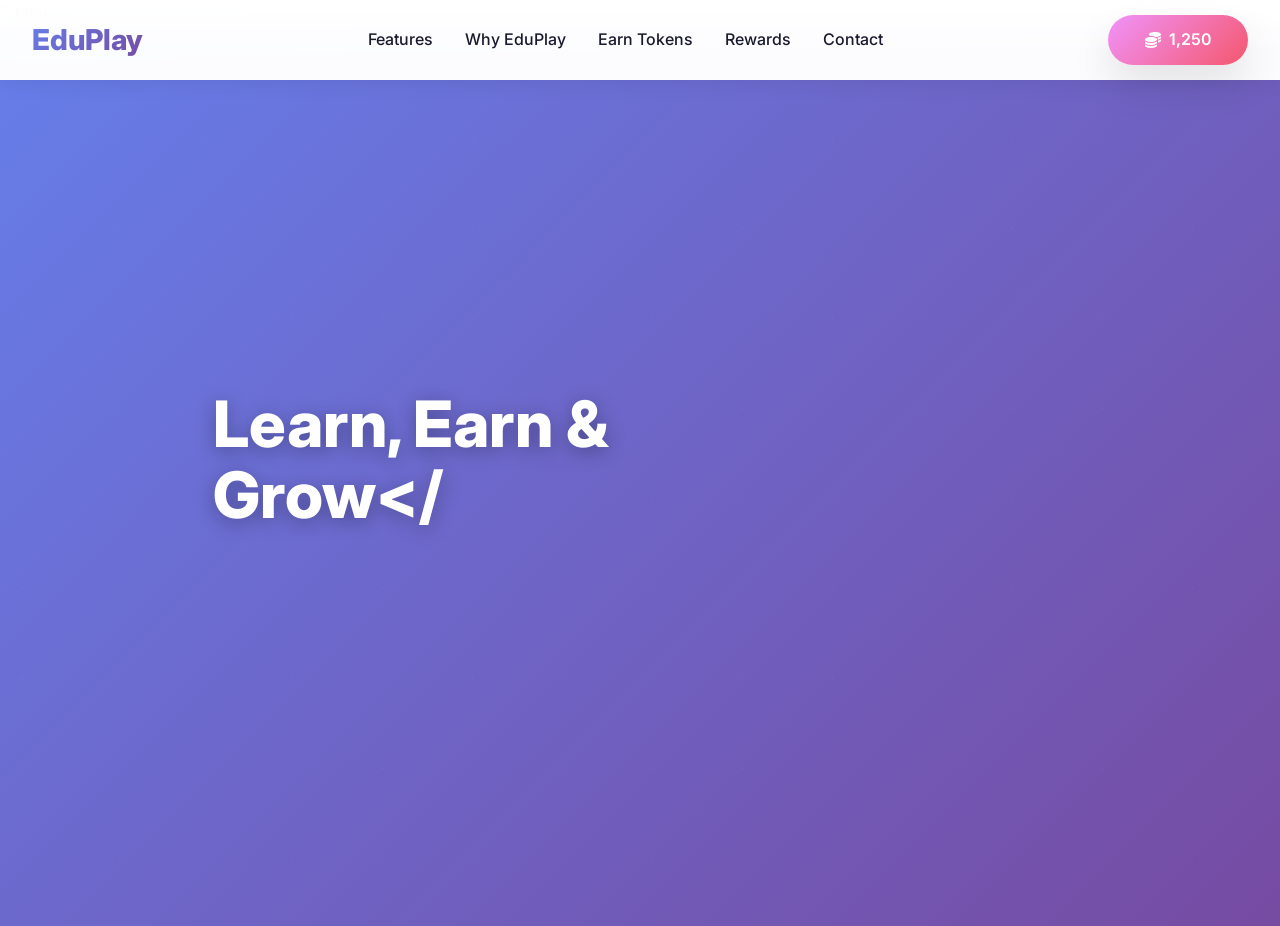
<file: EduPkay(3).html>
```html
<!DOCTYPE html>
<html lang="en">
<head>
    <meta charset="UTF-8">
    <meta name="viewport" content="width=device-width, initial-scale=1.0">
    <title>EduPlay – Learn, Earn & Grow | Professional Learning Platform</title>
    <link href="https://cdnjs.cloudflare.com/ajax/libs/font-awesome/6.4.0/css/all.min.css" rel="stylesheet">
    <link href="https://fonts.googleapis.com/css2?family=Inter:wght@300;400;500;600;700;800&display=swap" rel="stylesheet">
    <link rel="stylesheet" href="https://cdnjs.cloudflare.com/ajax/libs/animate.css/4.1.1/animate.min.css">
    <style>
        :root {
            --primary-gradient: linear-gradient(135deg, #667eea 0%, #764ba2 100%);
            --secondary-gradient: linear-gradient(135deg, #f093fb 0%, #f5576c 100%);
            --success-gradient: linear-gradient(135deg, #51cf66 0%, #40c057 100%);
            --primary: #667eea;
            --secondary: #764ba2;
            --accent: #f5576c;
            --success: #51cf66;
            --dark: #1a1a2e;
            --light: #f8fafc;
            --white: #ffffff;
            --shadow: 0 20px 40px rgba(0,0,0,0.1);
            --shadow-hover: 0 30px 60px rgba(0,0,0,0.15);
        }

        * {
            margin: 0;
            padding: 0;
            box-sizing: border-box;
        }

        body {
            font-family: 'Inter', sans-serif;
            line-height: 1.6;
            color: var(--dark);
            background: var(--light);
            overflow-x: hidden;
        }

        /* Navigation */
        .navbar {
            position: fixed;
            top: 0;
            width: 100%;
            background: rgba(255, 255, 255, 0.98);
            backdrop-filter: blur(20px);
            z-index: 1000;
            transition: all 0.3s ease;
            box-shadow: 0 2px 20px rgba(0,0,0,0.08);
        }

        .nav-container {
            max-width: 1400px;
            margin: 0 auto;
            padding: 0 2rem;
            display: flex;
            justify-content: space-between;
            align-items: center;
            height: 80px;
        }

        .logo {
            font-size: 1.8rem;
            font-weight: 800;
            background: var(--primary-gradient);
            -webkit-background-clip: text;
            -webkit-text-fill-color: transparent;
            background-clip: text;
            text-decoration: none;
        }

        .nav-menu {
            display: flex;
            list-style: none;
            gap: 2rem;
            align-items: center;
        }

        .nav-link {
            text-decoration: none;
            color: var(--dark);
            font-weight: 500;
            transition: color 0.3s ease;
            position: relative;
        }

        .nav-link:hover {
            color: var(--primary);
        }

        .nav-link::after {
            content: '';
            position: absolute;
            width: 0;
            height: 2px;
            bottom: -5px;
            left: 0;
            background: var(--primary-gradient);
            transition: width 0.3s ease;
        }

        .nav-link:hover::after {
            width: 100%;
        }

        .token-display {
            background: var(--secondary-gradient);
            color: white;
            padding: 12px 24px;
            border-radius: 50px;
            font-weight: 600;
            display: flex;
            align-items: center;
            gap: 8px;
            box-shadow: var(--shadow);
            min-width: 140px;
            justify-content: center;
        }

        .mobile-menu-btn {
            display: none;
            background: none;
            border: none;
            font-size: 1.5rem;
            cursor: pointer;
        }

        /* Hero Section */
        .hero {
            min-height: 100vh;
            display: flex;
            align-items: center;
            background: var(--primary-gradient);
            position: relative;
            overflow: hidden;
        }

        .hero::before {
            content: '';
            position: absolute;
            top: 0;
            left: 0;
            right: 0;
            bottom: 0;
            background: url('data:image/svg+xml,<svg xmlns="http://www.w3.org/2000/svg" viewBox="0 0 1000 1000"><defs><pattern id="grain" width="100" height="100" patternUnits="userSpaceOnUse"><circle cx="25" cy="25" r="1" fill="rgba(255,255,255,0.1)"/><circle cx="75" cy="75" r="1" fill="rgba(255,255,255,0.05)"/></pattern></defs><rect width="100%" height="100%" fill="url(%23grain)"/></svg>');
            opacity: 0.3;
        }

        .hero-content {
            max-width: 1400px;
            margin: 0 auto;
            padding: 0 2rem;
            display: grid;
            grid-template-columns: 1fr 1fr;
            gap: 4rem;
            align-items: center;
            position: relative;
            z-index: 2;
        }

        .hero-text h1 {
            font-size: clamp(2.5rem, 5vw, 4.5rem);
            font-weight: 800;
            color: white;
            line-height: 1.1;
            margin-bottom: 2rem;
            text-shadow: 0 4px 20px rgba(0,0,0,0.3);
        }

        .core-idea {
            background: rgba(255,255,255,0.15);
            backdrop-filter: blur(20px);
            padding: 2rem 3rem;
            border-radius: 24px;
            border: 1px solid rgba(255,255,255,0.2);
            font-size: 1.3rem;
            font-weight: 400;
            margin-bottom: 3rem;
            box-shadow: var(--shadow);
        }

        .cta-buttons {
            display: flex;
            gap: 1.5rem;
            flex-wrap: wrap;
        }

        .btn {
            padding: 1rem 2.5rem;
            border: none;
            border-radius: 50px;
            font-weight: 600;
            font-size: 1.1rem;
            text-decoration: none;
            display: inline-flex;
            align-items: center;
            gap: 0.75rem;
            transition: all 0.3s ease;
            cursor: pointer;
            position: relative;
            overflow: hidden;
        }

        .btn-primary {
            background: var(--success-gradient);
            color: white;
            box-shadow: var(--shadow);
        }

        .btn-primary:hover {
            transform: translateY(-4px);
            box-shadow: var(--shadow-hover);
        }

        .btn-secondary {
            background: transparent;
            color: white;
            border: 2px solid rgba(255,255,255,0.5);
        }

        .btn-secondary:hover {
            background: white;
            color: var(--primary);
            transform: translateY(-2px);
        }

        .hero-image {
            position: relative;
            justify-self: end;
        }

        .hero-mockup {
            width: 100%;
            max-width: 500px;
            border-radius: 32px;
            box-shadow: 0 50px 100px rgba(0,0,0,0.3);
            transform: perspective(1000px) rotateY(-10deg);
        }

        /* Features Section */
        .features {
            padding: 120px 0;
            background: var(--white);
        }

        .container {
            max-width: 1400px;
            margin: 0 auto;
            padding: 0 2rem;
        }

        .section-header {
            text-align: center;
            margin-bottom: 6rem;
        }

        .section-title {
            font-size: clamp(2.5rem, 4vw, 4rem);
            font-weight: 800;
            background: var(--primary-gradient);
            -webkit-background-clip: text;
            -webkit-text-fill-color: transparent;
            margin-bottom: 1.5rem;
        }

        .section-subtitle {
            font-size: 1.3rem;
            color: #64748b;
            max-width: 600px;
            margin: 0 auto;
            line-height: 1.7;
        }

        .features-grid {
            display: grid;
            grid-template-columns: repeat(auto-fit, minmax(350px, 1fr));
            gap: 3rem;
        }

        .feature-card {
            background: var(--white);
            padding: 3rem 2.5rem;
            border-radius: 24px;
            text-align: center;
            box-shadow: var(--shadow);
            transition: all 0.4s ease;
            border: 1px solid #f1f5f9;
            height: 100%;
        }

        .feature-card:hover {
            transform: translateY(-12px);
            box-shadow: var(--shadow-hover);
        }

        .feature-icon {
            width: 80px;
            height: 80px;
            background: var(--primary-gradient);
            border-radius: 20px;
            display: flex;
            align-items: center;
            justify-content: center;
            margin: 0 auto 2rem;
            font-size: 2rem;
            color: white;
            box-shadow: var(--shadow);
        }

        .feature-card h3 {
            font-size: 1.5rem;
            font-weight: 700;
            margin-bottom: 1rem;
            color: var(--dark);
        }

        /* Problem Solution */
        .problem-solution {
            padding: 120px 0;
            background: linear-gradient(135deg, #f8fafc 0%, #e2e8f0 100%);
        }

        .ps-grid {
            display: grid;
            grid-template-columns: 1fr 1fr;
            gap: 4rem;
            align-items: start;
        }

        .ps-card {
            background: var(--white);
            padding: 4rem;
            border-radius: 24px;
            box-shadow: var(--shadow);
            position: relative;
            overflow: hidden;
        }

        .ps-card::before {
            content: '';
            position: absolute;
            top: 0;
            left: 0;
            right: 0;
            height: 4px;
            background: var(--primary-gradient);
        }

        .ps-card.problem::before {
            background: linear-gradient(135deg, #ef4444, #f97316);
        }

        .ps-card.solution::before {
            background: var(--success-gradient);
        }

        .ps-card h2 {
            font-size: 2.5rem;
            font-weight: 800;
            margin-bottom: 2rem;
        }

        .ps-list {
            list-style: none;
        }

        .ps-list li {
            padding: 1.5rem 0;
            font-size: 1.2rem;
            display: flex;
            align-items: flex-start;
            gap: 1rem;
            position: relative;
        }

        .ps-list li::before {
            content: '';
            width: 8px;
            height: 8px;
            border-radius: 50%;
            margin-top: 0.5rem;
            flex-shrink: 0;
        }

        .ps-card.problem .ps-list li::before {
            background: #ef4444;
        }

        .ps-card.solution .ps-list li::before {
            background: var(--success);
        }

        /* Earn Section */
        .earn-section {
            padding: 120px 0;
            background: var(--primary-gradient);
            color: white;
        }

        .earn-form {
            max-width: 500px;
            margin: 0 auto;
            background: rgba(255,255,255,0.1);
            backdrop-filter: blur(20px);
            padding: 4rem;
            border-radius: 24px;
            border: 1px solid rgba(255,255,255,0.2);
            box-shadow: var(--shadow);
        }

        .earn-form h2 {
            font-size: 2.5rem;
            margin-bottom: 1rem;
            text-align: center;
        }

        .earn-form p {
            text-align: center;
            opacity: 0.9;
            margin-bottom: 3rem;
        }

        .form-group {
            position: relative;
            margin-bottom: 2rem;
        }

        .form-group input {
            width: 100%;
            padding: 1.5rem 2rem;
            border: none;
            border-radius: 16px;
            font-size: 1.2rem;
            background: rgba(255,255,255,0.9);
            transition: all 0.3s ease;
        }

        .form-group input:focus {
            outline: none;
            box-shadow: 0 0 0 4px rgba(255,255,255,0.3);
            transform: scale(1.02);
        }

        /* Rewards Section */
        .rewards-section {
            padding: 120px 0;
            background: var(--white);
        }

        .rewards-grid {
            display: grid;
            grid-template-columns: repeat(auto-fit, minmax(320px, 1fr));
            gap: 2rem;
        }

        .reward-card {
            background: var(--white);
            border-radius: 24px;
            overflow: hidden;
            box-shadow: var(--shadow);
            transition: all 0.4s ease;
            cursor: pointer;
            position: relative;
            border: 1px solid #f1f5f9;
        }

        .reward-card:hover {
            transform: translateY(-8px);
            box-shadow: var(--shadow-hover);
        }

        .reward-image {
            height: 200px;
            background: var(--primary-gradient);
            display: flex;
            align-items: center;
            justify-content: center;
            font-size: 3.5rem;
        }

        .reward-content {
            padding: 2.5rem;
        }

        .reward-title {
            font-size: 1.4rem;
            font-weight: 700;
            margin-bottom: 0.5rem;
            color: var(--dark);
        }

        .reward-cost {
            font-size: 1.3rem;
            font-weight: 700;
            color: var(--primary);
            margin-top: 1rem;
        }

        .locked {
            opacity: 0.6;
            cursor: not-allowed;
        }

        .locked .reward-cost {
            color: #94a3b8;
        }

        /* Stats */
        .stats-section {
            padding: 80px 0;
            background: var(--primary-gradient);
            color: white;
        }

        .stats-grid {
            display: grid;
            grid-template-columns: repeat(auto-fit, minmax(200px, 1fr));
            gap: 2rem;
            text-align: center;
        }

        .stat-item h3 {
            font-size: 3.5rem;
            font-weight: 800;
            margin-bottom: 0.5rem;
            background: linear-gradient(45deg, white, rgba(255,255,255,0.8));
            -webkit-background-clip: text;
            -webkit-text-fill-color: transparent;
        }

        /* Footer */
        .footer {
            background: var(--dark);
            color: white;
            padding: 4rem 0 2rem;
        }

        .footer-content {
            display: grid;
            grid-template-columns: repeat(auto-fit, minmax(250px, 1fr));
            gap: 3rem;
            margin-bottom: 2rem;
        }

        .footer h3 {
            margin-bottom: 1.5rem;
            font-weight: 700;
        }

        .footer-link {
            color: #94a3b8;
            text-decoration: none;
            display: block;
            margin-bottom: 0.75rem;
            transition: color 0.3s ease;
        }

        .footer-link:hover {
            color: white;
        }

        .footer-bottom {
            border-top: 1px solid #334155;
            padding-top: 2rem;
            text-align: center;
            color: #94a3b8;
        }

        /* Responsive */
        @media (max-width: 768px) {
            .mobile-menu-btn {
                display: block;
            }

            .nav-menu {
                display: none;
            }

            .hero-content {
                grid-template-columns: 1fr;
                text-align: center;
                gap: 2rem;
            }

            .ps-grid {
                grid-template-columns: 1fr;
                gap: 2rem;
            }

            .cta-buttons {
                justify-content: center;
            }
        }

        /* Animations */
        .animate__animated {
            animation-duration: 0.8s;
        }
    </style>
</head>
<body>
    <!-- Navigation -->
    <nav class="navbar">
        <div class="nav-container">
            <a href="#" class="logo">EduPlay</a>
            <ul class="nav-menu">
                <li><a href="#features" class="nav-link">Features</a></li>
                <li><a href="#problem" class="nav-link">Why EduPlay</a></li>
                <li><a href="#earn" class="nav-link">Earn Tokens</a></li>
                <li><a href="#rewards" class="nav-link">Rewards</a></li>
                <li><a href="#contact" class="nav-link">Contact</a></li>
            </ul>
            <div class="token-display">
                <i class="fas fa-coins"></i>
                <span id="tokenBalance">1,250</span>
            </div>
            <button class="mobile-menu-btn">
                <i class="fas fa-bars"></i>
            </button>
        </div>
    </nav>

    <!-- Hero Section -->
    <section class="hero">
        <div class="hero-content">
            <div class="hero-text">
                <h1 class="animate__animated animate__fadeInUp">Learn, Earn &<br>Grow</
</file>
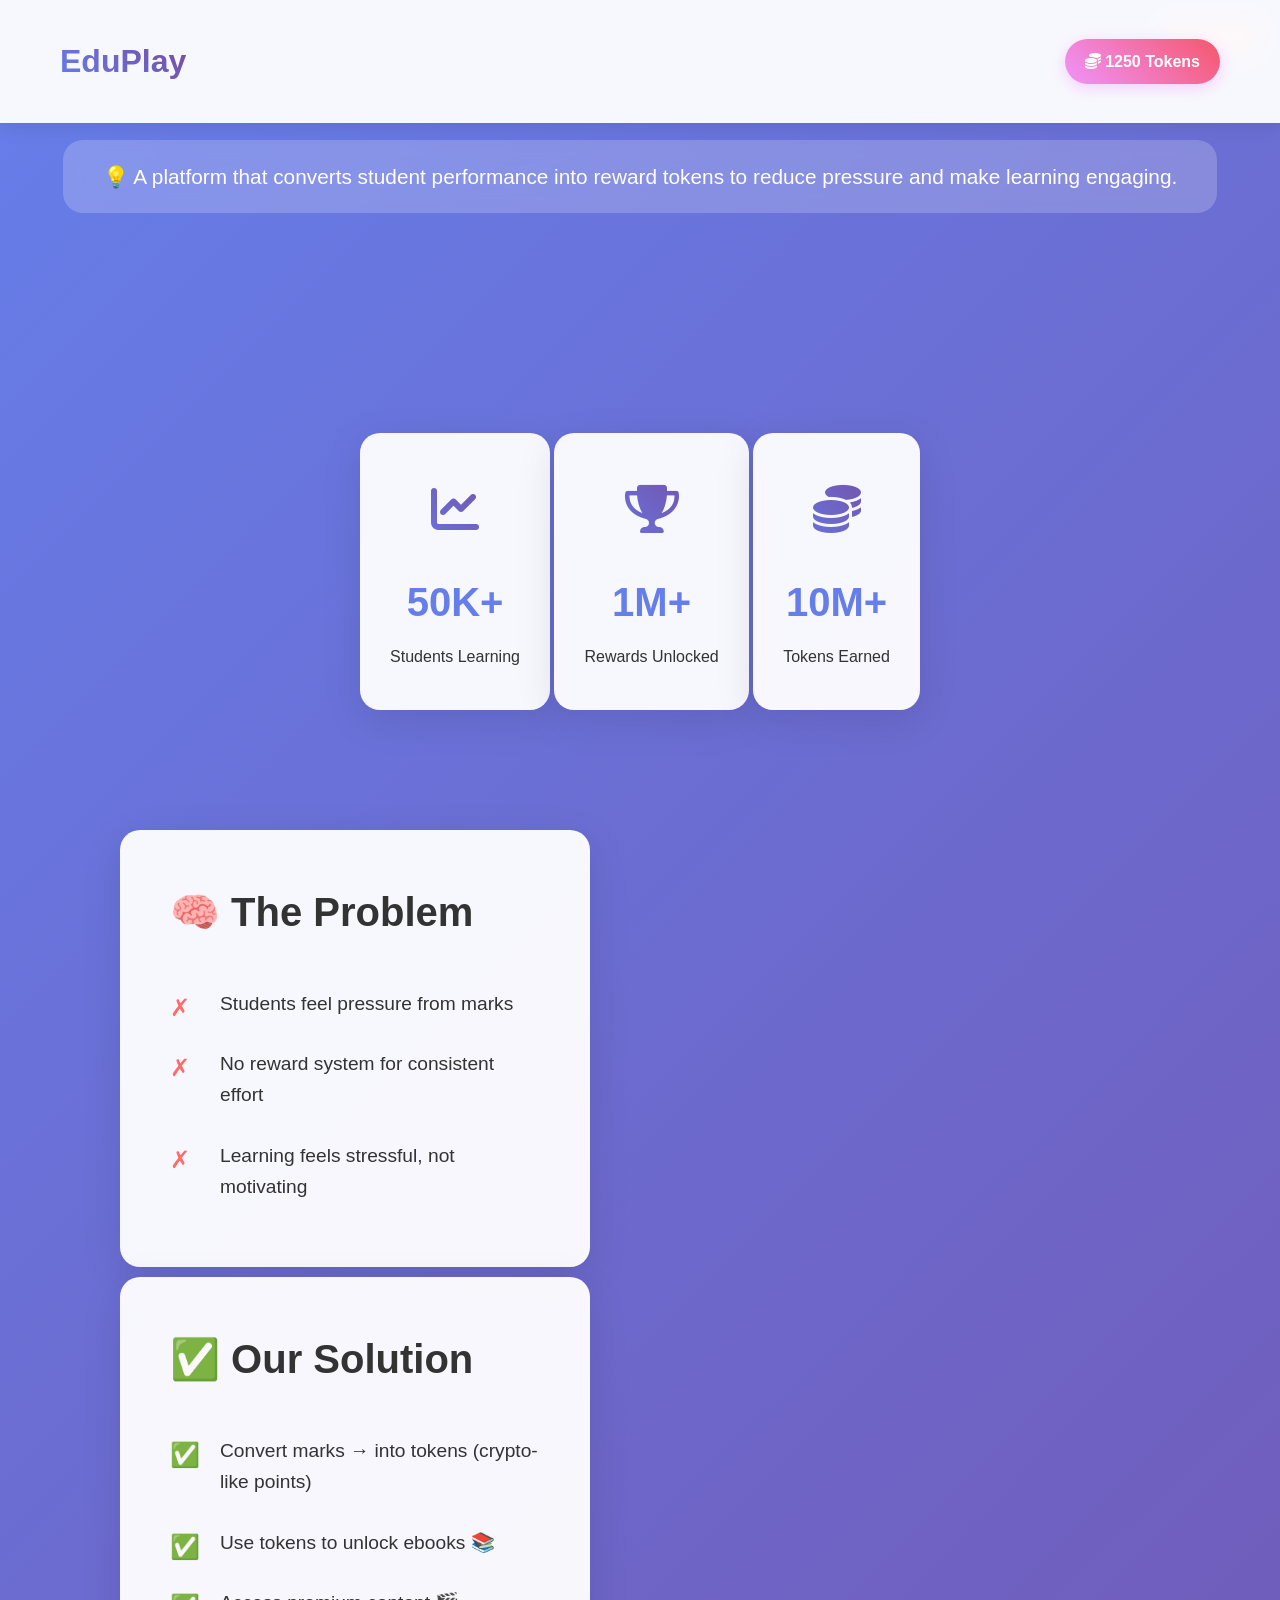
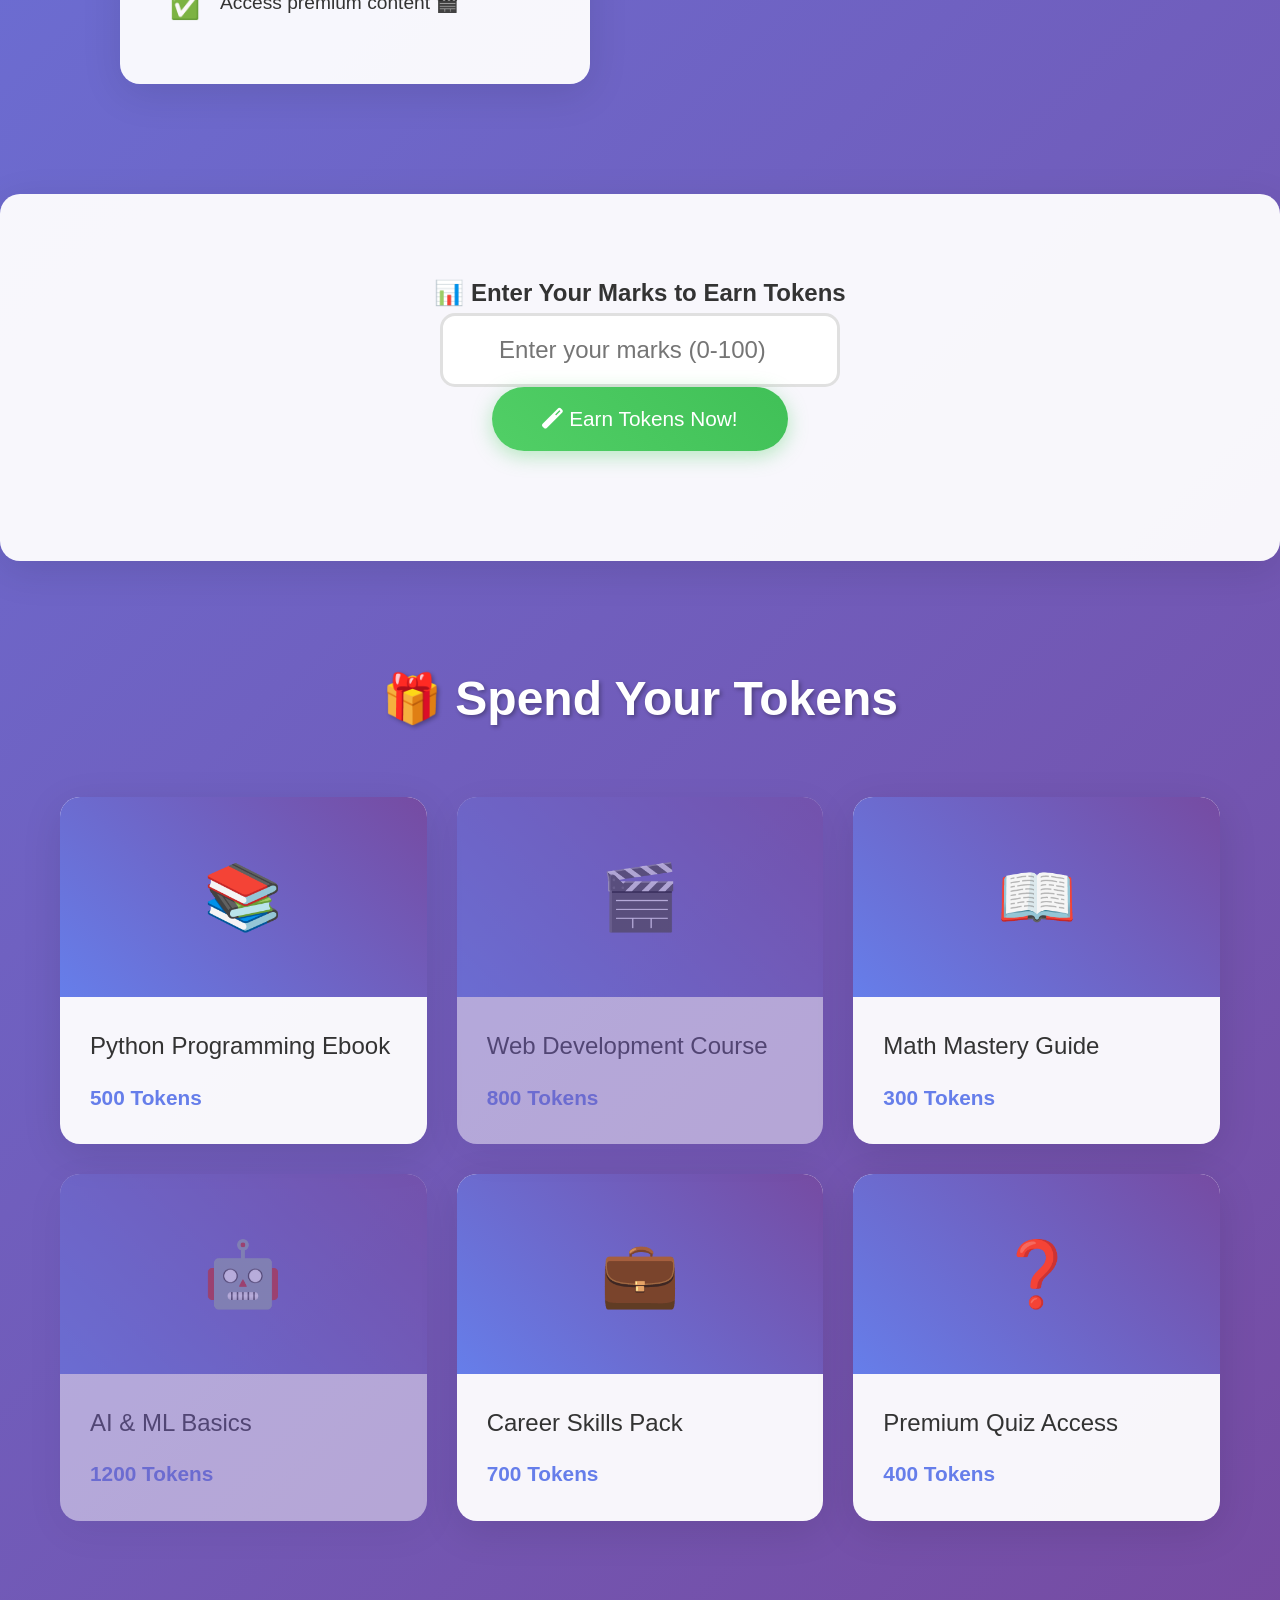
<file: EduPlay(2).html>
<!DOCTYPE html>
<html lang="en">
<head>
    <meta charset="UTF-8">
    <meta name="viewport" content="width=device-width, initial-scale=1.0">
    <title>EduPlay – Learn, Earn & Grow</title>
    <link href="https://cdnjs.cloudflare.com/ajax/libs/font-awesome/6.0.0/css/all.min.css" rel="stylesheet">
    <style>
        * {
            margin: 0;
            padding: 0;
            box-sizing: border-box;
        }

        body {
            font-family: 'Segoe UI', Tahoma, Geneva, Verdana, sans-serif;
            line-height: 1.6;
            color: #333;
            background: linear-gradient(135deg, #667eea 0%, #764ba2 100%);
            min-height: 100vh;
        }

        .container {
            max-width: 1200px;
            margin: 0 auto;
            padding: 20px;
        }

        /* Header */
        header {
            background: rgba(255, 255, 255, 0.95);
            backdrop-filter: blur(10px);
            padding: 1rem 0;
            position: fixed;
            width: 100%;
            top: 0;
            z-index: 1000;
            box-shadow: 0 2px 20px rgba(0,0,0,0.1);
        }

        .header-content {
            display: flex;
            justify-content: space-between;
            align-items: center;
        }

        .logo {
            font-size: 2rem;
            font-weight: bold;
            background: linear-gradient(45deg, #667eea, #764ba2);
            -webkit-background-clip: text;
            -webkit-text-fill-color: transparent;
            background-clip: text;
        }

        .user-info {
            display: flex;
            align-items: center;
            gap: 20px;
        }

        .tokens {
            background: linear-gradient(45deg, #f093fb 0%, #f5576c 100%);
            color: white;
            padding: 10px 20px;
            border-radius: 25px;
            font-weight: bold;
            box-shadow: 0 4px 15px rgba(240, 147, 251, 0.4);
        }

        /* Hero Section */
        .hero {
            padding: 120px 0 80px;
            text-align: center;
            color: white;
        }

        .hero h1 {
            font-size: 3.5rem;
            margin-bottom: 20px;
            text-shadow: 2px 2px 4px rgba(0,0,0,0.3);
        }

        .core-idea {
            background: rgba(255,255,255,0.2);
            padding: 20px 40px;
            border-radius: 20px;
            display: inline-block;
            margin-bottom: 40px;
            backdrop-filter: blur(10px);
            font-size: 1.3rem;
            font-weight: 300;
        }

        /* Stats Cards */
        .stats {
            display: grid;
            grid-template-columns: repeat(auto-fit, minmax(250px, 1fr));
            gap: 30px;
            margin: 60px 0;
        }

        .stat-card {
            display: inline-block;
            background: rgba(255,255,255,0.95);
            padding: 40px 30px;
            border-radius: 20px;
            text-align: center;
            box-shadow: 0 10px 40px rgba(0,0,0,0.1);
            transform: translateY(0);
            transition: all 0.3s ease;
        }

        .stat-card:hover {
            transform: translateY(-10px);
            box-shadow: 0 20px 60px rgba(0,0,0,0.2);
        }

        .stat-icon {
            font-size: 3rem;
            background: linear-gradient(45deg, #667eea, #764ba2);
            -webkit-background-clip: text;
            -webkit-text-fill-color: transparent;
            margin-bottom: 20px;
        }

        .stat-number {
            font-size: 2.5rem;
            font-weight: bold;
            color: #667eea;
            margin-bottom: 10px;
        }

        /* Problem & Solution */
        .problem-solution {
            display: inline-block;
            display: grid;
            grid-template-columns: 1fr 1fr;
            gap: 60px;
            margin: 80px 0;
        }

        .section {
            margin-bottom: 10px;
            margin-left: 100px;
            background: rgba(255,255,255,0.95);
            padding: 50px;
            border-radius: 20px;
            box-shadow: 0 10px 40px rgba(0,0,0,0.1);
            display: inline-block;
            
        }

        .section h2 {
            font-size: 2.5rem;
            margin-bottom: 30px;
            color: #333;
        }

        .problem-list, .solution-list {
            list-style: none;
            padding-left: 0;
        }

        .problem-list li, .solution-list li {
            padding: 15px 0;
            font-size: 1.2rem;
            position: relative;
            padding-left: 50px;
        }

        .problem-list li::before {
            content: "✗";
            position: absolute;
            left: 0;
            font-size: 1.5rem;
            color: #ff6b6b;
        }

        .solution-list li::before {
            content: "✅";
            position: absolute;
            left: 0;
            font-size: 1.5rem;
            color: #51cf66;
        }

        /* Rewards Grid */
        .rewards {
            margin: 80px 0;
        }

        .rewards h2 {
            text-align: center;
            font-size: 3rem;
            margin-bottom: 60px;
            color: white;
            text-shadow: 2px 2px 4px rgba(0,0,0,0.3);
        }

        .rewards-grid {
            display: grid;
            grid-template-columns: repeat(auto-fit, minmax(300px, 1fr));
            gap: 30px;
        }

        .reward-card {
            background: rgba(255,255,255,0.95);
            border-radius: 20px;
            overflow: hidden;
            box-shadow: 0 10px 40px rgba(0,0,0,0.1);
            transition: all 0.3s ease;
            cursor: pointer;
        }

        .reward-card:hover {
            transform: translateY(-10px);
            box-shadow: 0 20px 60px rgba(0,0,0,0.2);
        }

        .reward-image {
            height: 200px;
            background: linear-gradient(45deg, #667eea, #764ba2);
            display: flex;
            align-items: center;
            justify-content: center;
            font-size: 4rem;
            color: white;
        }

        .reward-content {
            padding: 30px;
        }

        .reward-title {
            font-size: 1.5rem;
            margin-bottom: 10px;
            color: #333;
        }

        .reward-cost {
            font-size: 1.3rem;
            font-weight: bold;
            color: #667eea;
            margin-top: 15px;
        }

        .locked {
            opacity: 0.5;
        }

        .locked::after {
            content: "🔒 Locked";
            position: absolute;
            top: 20px;
            right: 20px;
            background: #ff6b6b;
            color: white;
            padding: 5px 15px;
            border-radius: 20px;
            font-size: 0.9rem;
        }

        /* Performance Input */
        .performance-section {
            background: rgba(255,255,255,0.95);
            padding: 60px;
            border-radius: 20px;
            margin: 80px 0;
            text-align: center;
            box-shadow: 0 10px 40px rgba(0,0,0,0.1);
        }

        .input-group {
            max-width: 400px;
            margin: 0 auto 30px;
        }

        .input-group input {
            width: 100%;
            padding: 20px;
            font-size: 1.5rem;
            border: 3px solid #e0e0e0;
            border-radius: 15px;
            text-align: center;
            transition: all 0.3s ease;
        }

        .input-group input:focus {
            outline: none;
            border-color: #667eea;
            box-shadow: 0 0 20px rgba(102, 126, 234, 0.3);
        }

        .earn-btn {
            background: linear-gradient(45deg, #51cf66, #40c057);
            color: white;
            border: none;
            padding: 20px 50px;
            font-size: 1.3rem;
            border-radius: 50px;
            cursor: pointer;
            transition: all 0.3s ease;
            box-shadow: 0 5px 20px rgba(81, 207, 102, 0.4);
        }

        .earn-btn:hover {
            transform: translateY(-3px);
            box-shadow: 0 10px 30px rgba(81, 207, 102, 0.6);
        }

        .tokens-earned {
            font-size: 2rem;
            color: #51cf66;
            margin-top: 20px;
            font-weight: bold;
        }

        /* Responsive */
        @media (max-width: 768px) {
            .hero h1 {
                font-size: 2.5rem;
            }
            
            .problem-solution {
                grid-template-columns: 1fr;
                gap: 30px;
            }
            
            .stats {
                grid-template-columns: 1fr;
            }
        }

        /* Animations */
        @keyframes fadeInUp {
            from {
                opacity: 0;
                transform: translateY(30px);
            }
            to {
                opacity: 1;
                transform: translateY(0);
            }
        }

        .animate {
            animation: fadeInUp 0.8s ease forwards;
        }
    </style>
</head>
<body>
    <!-- Header -->
    <header>
        <div class="container">
            <div class="header-content">
                <div class="logo">EduPlay</div>
                <div class="user-info">
                    <div class="tokens">
                        <i class="fas fa-coins"></i> <span id="tokenCount">1250</span> Tokens
                    </div>
                </div>
            </div>
        </div>
    </header>

    <!-- Hero Section -->
    <section class="hero">
        <div class="container">
            <div class="core-idea animate">
                💡 A platform that converts student performance into reward tokens to reduce pressure and make learning engaging.
            </div>
        </div>
    </section>

    <!-- Stats -->
    <section class="stats">
        <div class="container">
            <div class="stat-card animate">
                <div class="stat-icon"><i class="fas fa-chart-line"></i></div>
                <div class="stat-number" id="totalStudents">50K+</div>
                <div>Students Learning</div>
            </div>
            <div class="stat-card animate">
                <div class="stat-icon"><i class="fas fa-trophy"></i></div>
                <div class="stat-number" id="totalRewards">1M+</div>
                <div>Rewards Unlocked</div>
            </div>
            <div class="stat-card animate">
                <div class="stat-icon"><i class="fas fa-coins"></i></div>
                <div class="stat-number" id="totalTokens">10M+</div>
                <div>Tokens Earned</div>
            </div>
        </div>
    </section>

    <!-- Problem & Solution -->
    <section class="problem-solution">
        <div class="container">
            <div class="section animate">
                <h2>🧠 The Problem</h2>
                <ul class="problem-list">
                    <li>Students feel pressure from marks</li>
                    <li>No reward system for consistent effort</li>
                    <li>Learning feels stressful, not motivating</li>
                </ul>
            </div>
            <div class="section animate">
                <h2>✅ Our Solution</h2>
                <ul class="solution-list">
                    <li>Convert marks → into tokens (crypto-like points)</li>
                    <li>Use tokens to unlock ebooks 📚</li>
                    <li>Access premium content 🎬</li>
                </ul>
            </div>
        </div>
    </section>

    <!-- Performance Input -->
    <section class="performance-section">
        <div class="container">
            <h2>📊 Enter Your Marks to Earn Tokens</h2>
            <div class="input-group">
                <input type="number" id="marksInput" placeholder="Enter your marks (0-100)" max="100">
                <button class="earn-btn" onclick="calculateTokens()">
                    <i class="fas fa-magic"></i> Earn Tokens Now!
                </button>
            </div>
            <div id="tokensEarned" class="tokens-earned" style="display: none;"></div>
        </div>
    </section>

    <!-- Rewards -->
    <section class="rewards">
        <div class="container">
            <h2>🎁 Spend Your Tokens</h2>
            <div class="rewards-grid" id="rewardsGrid">
                <!-- Rewards will be populated by JavaScript -->
            </div>
        </div>
    </section>

    <script>
        // Initial token balance
        let tokenBalance = 1250;

        // Rewards data
        const rewards = [
            { id: 1, title: "Python Programming Ebook", cost: 500, icon: "📚", unlocked: true },
            { id: 2, title: "Web Development Course", cost: 800, icon: "🎬", unlocked: false },
            { id: 3, title: "Math Mastery Guide", cost: 300, icon: "📖", unlocked: true },
            { id: 4, title: "AI & ML Basics", cost: 1200, icon: "🤖", unlocked: false },
            { id: 5, title: "Career Skills Pack", cost: 700, icon: "💼", unlocked: true },
            { id: 6, title: "Premium Quiz Access", cost: 400, icon: "❓", unlocked: true }
        ];

        // Calculate tokens from marks (simple formula: marks * 10)
        function calculateTokens() {
            const marks = parseInt(document.getElementById('marksInput').value);
            if (marks && marks >= 0 && marks <= 100) {
                const tokensEarned = Math.floor(marks * 10);
                tokenBalance += tokensEarned;
                
                document.getElementById('tokensEarned').style.display = 'block';
                document.getElementById('tokensEarned').innerHTML = 
                    `+${tokensEarned} Tokens Earned! 🎉`;
                
                document.getElementById('tokenCount').textContent = tokenBalance;
                document.getElementById('marksInput').value = '';
                
                // Update rewards availability
                updateRewards();
                
                // Animation
                document.getElementById('tokensEarned').style.animation = 'none';
                setTimeout(() => {
                    document.getElementById('tokensEarned').style.animation = 'fadeInUp 0.5s ease';
                });
                
                setTimeout(() => {
                    document.getElementById('tokensEarned').style.display = 'none';
                }, 3000);
            } else {
                alert('Please enter valid marks between 0-100');
            }
        }

        // Update rewards display
        function updateRewards() {
            const rewardsGrid = document.getElementById('rewardsGrid');
            rewardsGrid.innerHTML = '';
            
            rewards.forEach(reward => {
                const rewardCard = document.createElement('div');
                rewardCard.className = `reward-card ${reward.unlocked ? '' : 'locked'}`;
                rewardCard.onclick = () => redeemReward(reward);
                
                rewardCard.innerHTML = `
                    <div class="reward-image">
                        ${reward.icon}
                    </div>
                    <div class="reward-content">
                        <div class="reward-title">${reward.title}</div>
                        <div class="reward-cost">${reward.cost} Tokens</div>
                    </div>
                `;
                
                rewardsGrid.appendChild(rewardCard);
            });
        }

        // Redeem reward
        function redeemReward(reward) {
            if (reward.unlocked || tokenBalance >= reward.cost) {
                if (tokenBalance >= reward.cost) {
                    tokenBalance -= reward.cost;
                    document.getElementById('tokenCount').textContent = tokenBalance;
                    alert(`🎉 Congratulations! You unlocked "${reward.title}"!`);
                    
                    // Mark as unlocked
                    reward.unlocked = true;
                    updateRewards();
                } else {
                    alert('Not enough tokens! Keep earning! 💪');
                }
            }
        }

        // Animate elements on scroll
        function animateOnScroll() {
            const elements = document.querySelectorAll('.animate');
            elements.forEach(el => {
                const rect = el.getBoundingClientRect();
                if (rect.top < window.innerHeight && rect.bottom > 0) {
                    el.style.opacity = '1';
                    el.style.transform = 'translateY(0)';
                }
            });
        }

        // Initialize
        document.addEventListener('DOMContentLoaded', function() {
            updateRewards();
            window.addEventListener('scroll', animateOnScroll);
            
            // Enter key support for marks input
            document.getElementById('marksInput').addEventListener('keypress', function(e) {
                if (e.key === 'Enter') {
                    calculateTokens();
                }
            });
        });

        // Update stats periodically (demo)
        setInterval(() => {
            const stats = ['totalStudents', 'totalRewards', 'totalTokens'];
            stats.forEach(stat => {
                const el = document.getElementById(stat);
                let current = parseInt(el.textContent.replace(/[^0-9]/g, ''));
                el.textContent = (current + Math.floor(Math.random() * 1000)).toLocaleString() + '+';
            });
        }, 10000);
    </script>
</body>
</html>
</file>
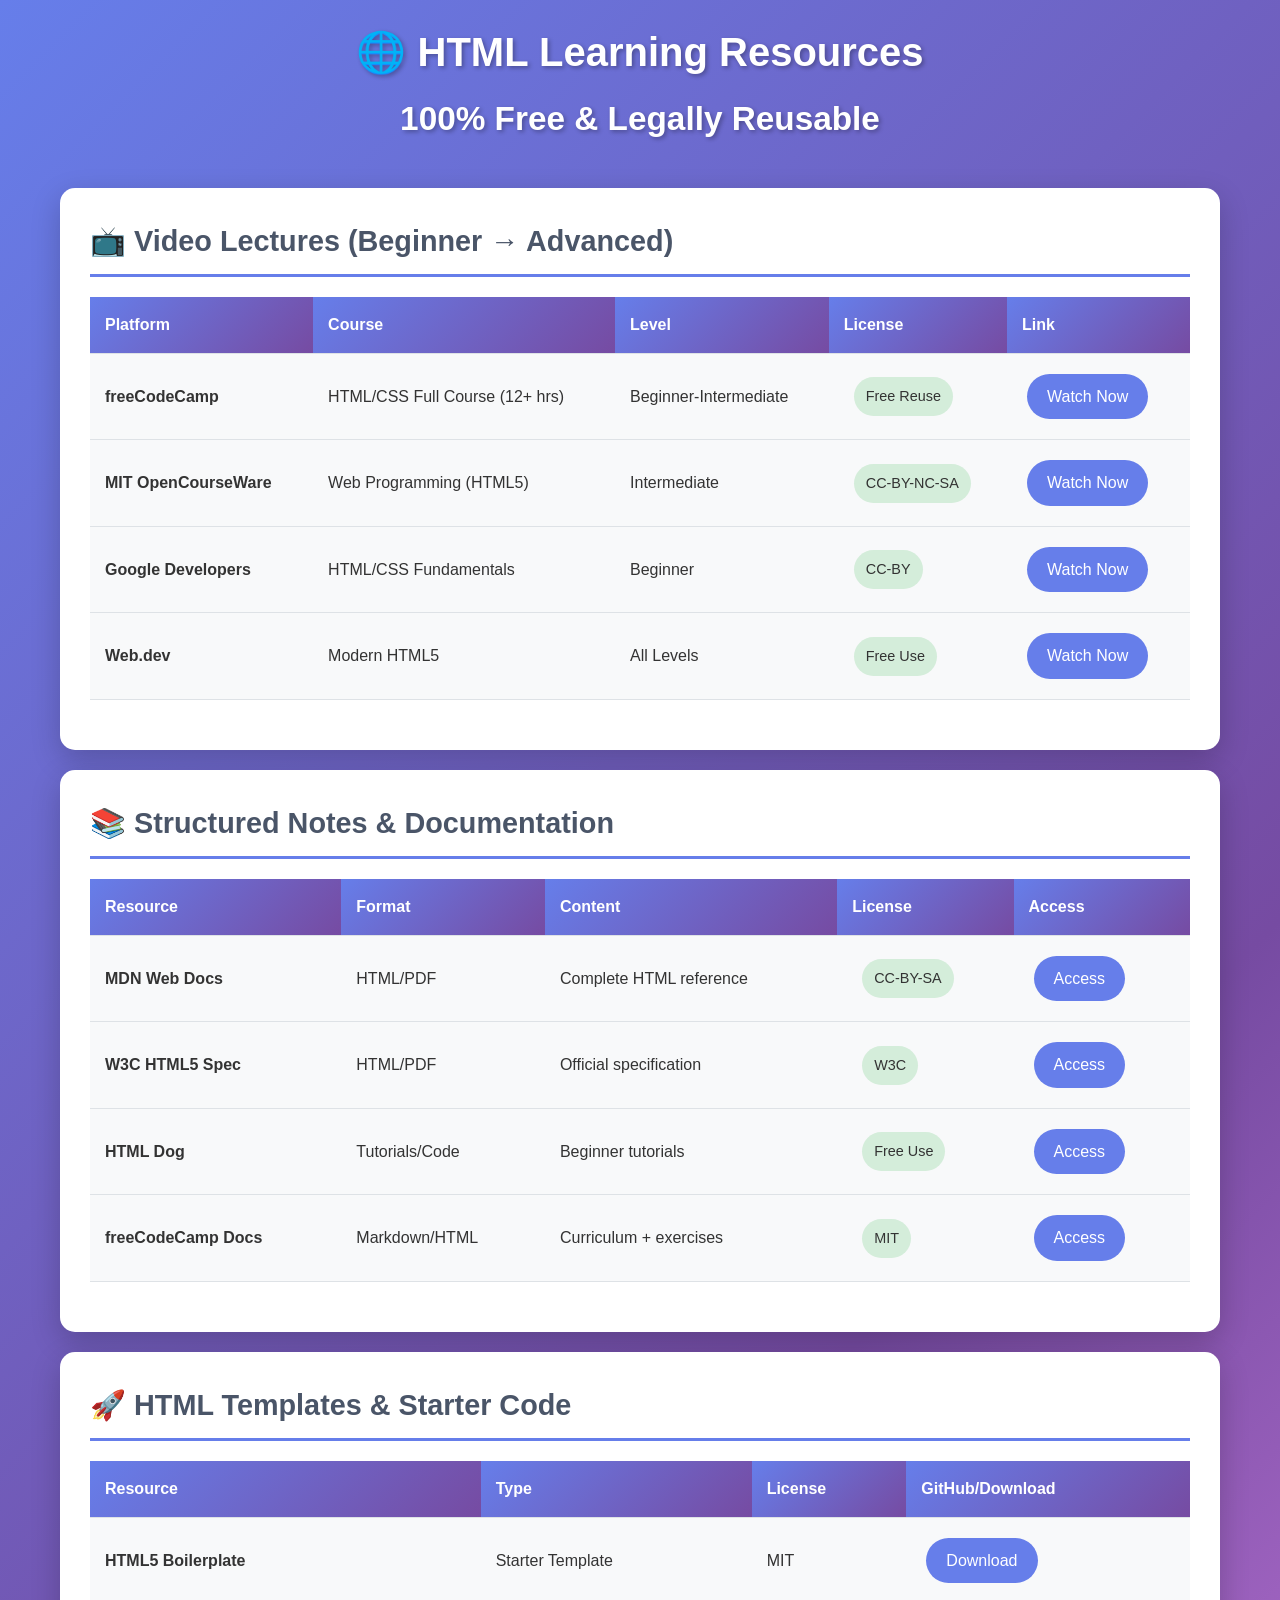
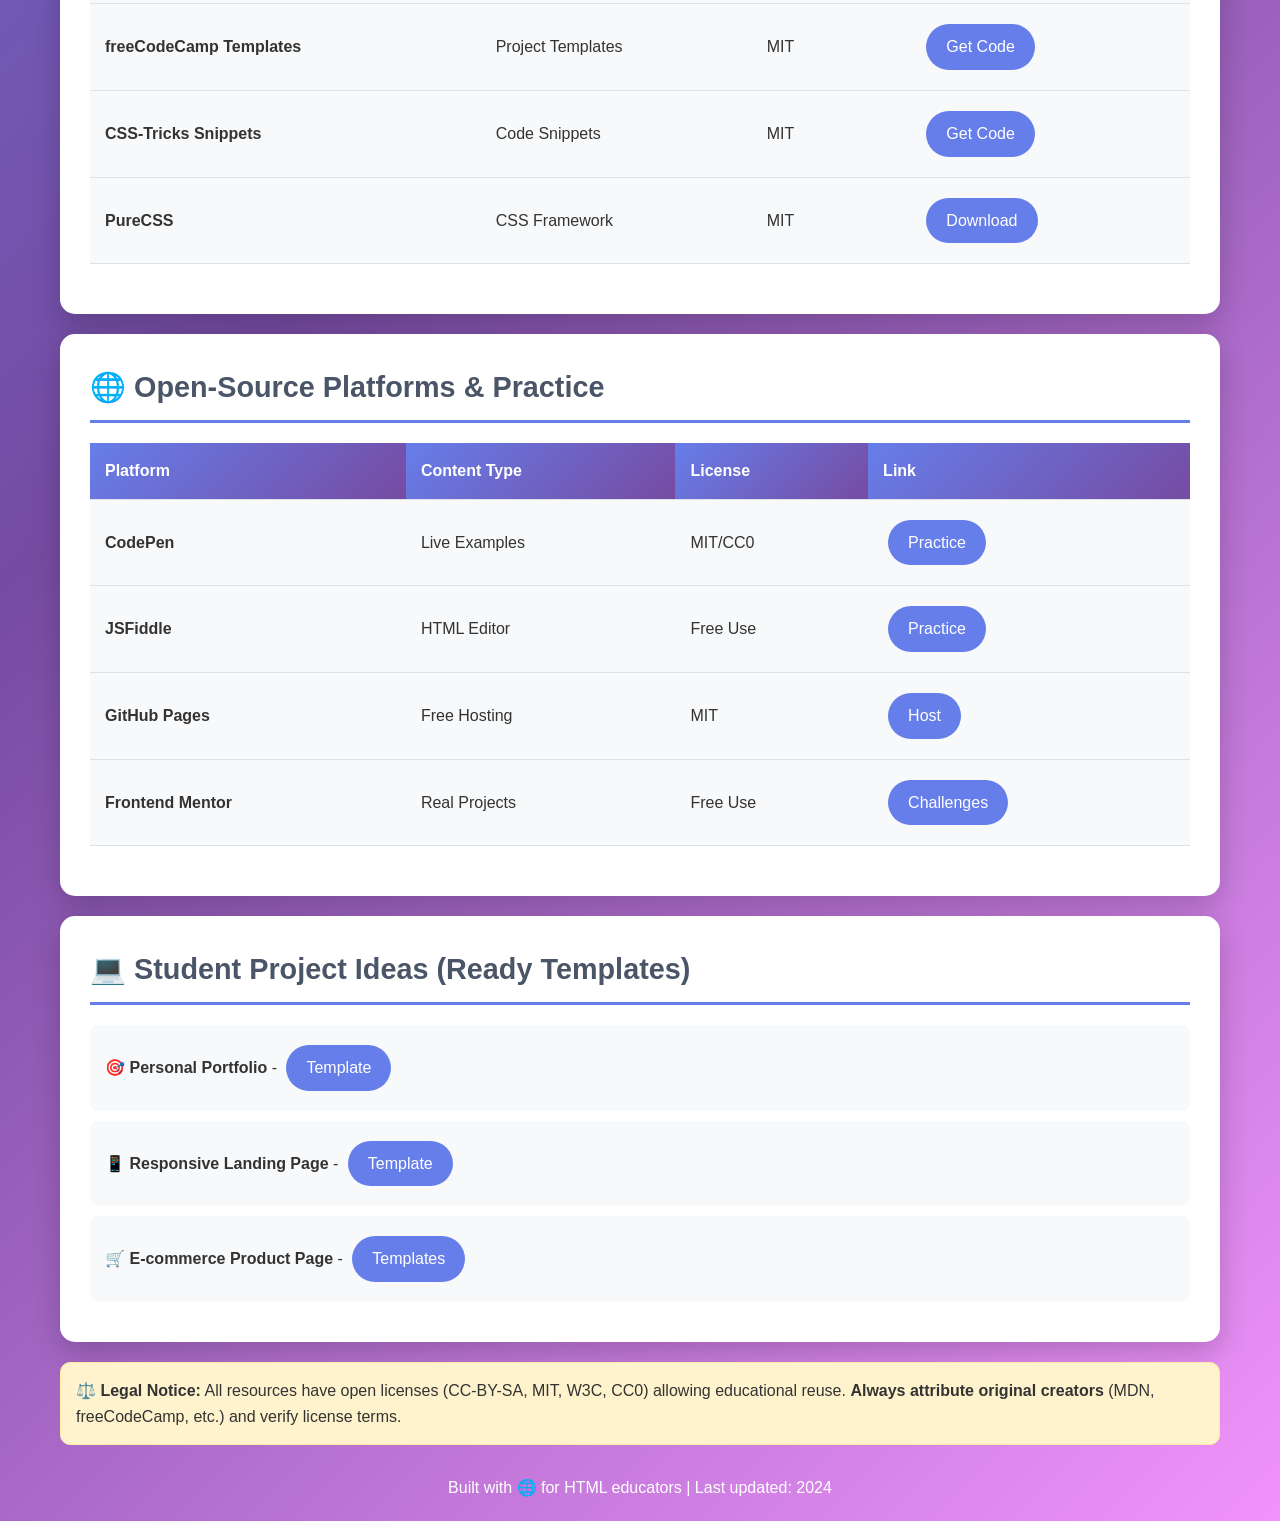
<file: Learninplatfrom(1).html>
<!DOCTYPE html>
<html lang="en">
<head>
    <meta charset="UTF-8">
    <meta name="viewport" content="width=device-width, initial-scale=1.0">
    <title>HTML Learning Resources - Free & Legal</title>
    <style>
        * { margin: 0; padding: 0; box-sizing: border-box; }
        body { 
            font-family: 'Segoe UI', Tahoma, Geneva, Verdana, sans-serif; 
            line-height: 1.6; 
            color: #333; 
            background: linear-gradient(135deg, #667eea 0%, #764ba2 50%, #f093fb 100%);
            min-height: 100vh;
        }
        .container { max-width: 1200px; margin: 0 auto; padding: 20px; }
        h1 { 
            text-align: center; 
            color: white; 
            margin-bottom: 40px; 
            font-size: 2.5em; 
            text-shadow: 2px 2px 4px rgba(0,0,0,0.3);
        }
        .section { 
            background: white; 
            margin: 20px 0; 
            border-radius: 15px; 
            padding: 30px; 
            box-shadow: 0 10px 30px rgba(0,0,0,0.2);
            transition: transform 0.3s ease;
        }
        .section:hover { transform: translateY(-5px); }
        .section h2 { 
            color: #4a5568; 
            margin-bottom: 20px; 
            font-size: 1.8em;
            border-bottom: 3px solid #667eea;
            padding-bottom: 10px;
        }
        table { 
            width: 100%; 
            border-collapse: collapse; 
            margin: 20px 0; 
            background: #f8f9fa;
        }
        th, td { 
            padding: 15px; 
            text-align: left; 
            border-bottom: 1px solid #dee2e6;
        }
        th { 
            background: linear-gradient(135deg, #667eea 0%, #764ba2 100%); 
            color: white; 
            font-weight: 600;
        }
        tr:hover { background: #e3f2fd; }
        .license { 
            background: #d4edda; 
            padding: 8px 12px; 
            border-radius: 20px; 
            font-size: 0.9em; 
            font-weight: 500;
            display: inline-block;
            margin-left: 10px;
        }
        .warning { 
            background: #fff3cd; 
            border: 1px solid #ffeaa7; 
            padding: 15px; 
            border-radius: 10px; 
            margin: 20px 0;
        }
        .btn { 
            display: inline-block; 
            padding: 10px 20px; 
            background: #667eea; 
            color: white; 
            text-decoration: none; 
            border-radius: 25px; 
            margin: 5px;
            transition: all 0.3s ease;
        }
        .btn:hover { background: #5a67d8; transform: scale(1.05); }
        @media (max-width: 768px) {
            table { font-size: 0.9em; }
            th, td { padding: 10px 5px; }
        }
    </style>
</head>
<body>
    <div class="container">
        <h1>🌐 HTML Learning Resources<br><small>100% Free & Legally Reusable</small></h1>
        
        <!-- VIDEO LECTURES -->
        <div class="section">
            <h2>📺 Video Lectures (Beginner → Advanced)</h2>
            <table>
                <thead>
                    <tr>
                        <th>Platform</th>
                        <th>Course</th>
                        <th>Level</th>
                        <th>License</th>
                        <th>Link</th>
                    </tr>
                </thead>
                <tbody>
                    <tr>
                        <td><strong>freeCodeCamp</strong></td>
                        <td>HTML/CSS Full Course (12+ hrs)</td>
                        <td>Beginner-Intermediate</td>
                        <td><span class="license">Free Reuse</span></td>
                        <td><a href="https://www.youtube.com/watch?v=mU6anWqZJcc" class="btn" target="_blank">Watch Now</a></td>
                    </tr>
                    <tr>
                        <td><strong>MIT OpenCourseWare</strong></td>
                        <td>Web Programming (HTML5)</td>
                        <td>Intermediate</td>
                        <td><span class="license">CC-BY-NC-SA</span></td>
                        <td><a href="https://ocw.mit.edu/courses/6-830-database-systems-fall-2010/pages/lecture-notes/" class="btn" target="_blank">Watch Now</a></td>
                    </tr>
                    <tr>
                        <td><strong>Google Developers</strong></td>
                        <td>HTML/CSS Fundamentals</td>
                        <td>Beginner</td>
                        <td><span class="license">CC-BY</span></td>
                        <td><a href="https://www.youtube.com/playlist?list=PLlasXeu85E9cQ32gLCvAvr9vNAW7SrTHr" class="btn" target="_blank">Watch Now</a></td>
                    </tr>
                    <tr>
                        <td><strong>Web.dev</strong></td>
                        <td>Modern HTML5</td>
                        <td>All Levels</td>
                        <td><span class="license">Free Use</span></td>
                        <td><a href="https://www.youtube.com/c/webdev" class="btn" target="_blank">Watch Now</a></td>
                    </tr>
                </tbody>
            </table>
        </div>

        <!-- STRUCTURED NOTES & MATERIALS -->
        <div class="section">
            <h2>📚 Structured Notes & Documentation</h2>
            <table>
                <thead>
                    <tr>
                        <th>Resource</th>
                        <th>Format</th>
                        <th>Content</th>
                        <th>License</th>
                        <th>Access</th>
                    </tr>
                </thead>
                <tbody>
                    <tr>
                        <td><strong>MDN Web Docs</strong></td>
                        <td>HTML/PDF</td>
                        <td>Complete HTML reference</td>
                        <td><span class="license">CC-BY-SA</span></td>
                        <td><a href="https://developer.mozilla.org/en-US/docs/Web/HTML" class="btn" target="_blank">Access</a></td>
                    </tr>
                    <tr>
                        <td><strong>W3C HTML5 Spec</strong></td>
                        <td>HTML/PDF</td>
                        <td>Official specification</td>
                        <td><span class="license">W3C</span></td>
                        <td><a href="https://html.spec.whatwg.org/" class="btn" target="_blank">Access</a></td>
                    </tr>
                    <tr>
                        <td><strong>HTML Dog</strong></td>
                        <td>Tutorials/Code</td>
                        <td>Beginner tutorials</td>
                        <td><span class="license">Free Use</span></td>
                        <td><a href="https://htmldog.com/" class="btn" target="_blank">Access</a></td>
                    </tr>
                    <tr>
                        <td><strong>freeCodeCamp Docs</strong></td>
                        <td>Markdown/HTML</td>
                        <td>Curriculum + exercises</td>
                        <td><span class="license">MIT</span></td>
                        <td><a href="https://www.freecodecamp.org/news/html-css/" class="btn" target="_blank">Access</a></td>
                    </tr>
                </tbody>
            </table>
        </div>

        <!-- TEMPLATES & STARTER CODE -->
        <div class="section">
            <h2>🚀 HTML Templates & Starter Code</h2>
            <table>
                <thead>
                    <tr>
                        <th>Resource</th>
                        <th>Type</th>
                        <th>License</th>
                        <th>GitHub/Download</th>
                    </tr>
                </thead>
                <tbody>
                    <tr>
                        <td><strong>HTML5 Boilerplate</strong></td>
                        <td>Starter Template</td>
                        <td>MIT</td>
                        <td><a href="https://html5boilerplate.com/" class="btn" target="_blank">Download</a></td>
                    </tr>
                    <tr>
                        <td><strong>freeCodeCamp Templates</strong></td>
                        <td>Project Templates</td>
                        <td>MIT</td>
                        <td><a href="https://github.com/freeCodeCamp/freeCodeCamp" class="btn" target="_blank">Get Code</a></td>
                    </tr>
                    <tr>
                        <td><strong>CSS-Tricks Snippets</strong></td>
                        <td>Code Snippets</td>
                        <td>MIT</td>
                        <td><a href="https://css-tricks.com/snippets/" class="btn" target="_blank">Get Code</a></td>
                    </tr>
                    <tr>
                        <td><strong>PureCSS</strong></td>
                        <td>CSS Framework</td>
                        <td>MIT</td>
                        <td><a href="https://purecss.io/" class="btn" target="_blank">Download</a></td>
                    </tr>
                </tbody>
            </table>
        </div>

        <!-- OPEN SOURCE PLATFORMS & PROJECTS -->
        <div class="section">
            <h2>🌐 Open-Source Platforms & Practice</h2>
            <table>
                <thead>
                    <tr>
                        <th>Platform</th>
                        <th>Content Type</th>
                        <th>License</th>
                        <th>Link</th>
                    </tr>
                </thead>
                <tbody>
                    <tr>
                        <td><strong>CodePen</strong></td>
                        <td>Live Examples</td>
                        <td>MIT/CC0</td>
                        <td><a href="https://codepen.io/" class="btn" target="_blank">Practice</a></td>
                    </tr>
                    <tr>
                        <td><strong>JSFiddle</strong></td>
                        <td>HTML Editor</td>
                        <td>Free Use</td>
                        <td><a href="https://jsfiddle.net/" class="btn" target="_blank">Practice</a></td>
                    </tr>
                    <tr>
                        <td><strong>GitHub Pages</strong></td>
                        <td>Free Hosting</td>
                        <td>MIT</td>
                        <td><a href="https://pages.github.com/" class="btn" target="_blank">Host</a></td>
                    </tr>
                    <tr>
                        <td><strong>Frontend Mentor</strong></td>
                        <td>Real Projects</td>
                        <td>Free Use</td>
                        <td><a href="https://www.frontendmentor.io/" class="btn" target="_blank">Challenges</a></td>
                    </tr>
                </tbody>
            </table>
        </div>

        <!-- PROJECT IDEAS -->
        <div class="section">
            <h2>💻 Student Project Ideas (Ready Templates)</h2>
            <ul style="list-style: none; padding: 0;">
                <li style="margin: 10px 0; padding: 15px; background: #f8f9fa; border-radius: 8px;">
                    🎯 <strong>Personal Portfolio</strong> - <a href="https://github.com/cobidev/simplefolio" class="btn" target="_blank">Template</a>
                </li>
                <li style="margin: 10px 0; padding: 15px; background: #f8f9fa; border-radius: 8px;">
                    📱 <strong>Responsive Landing Page</strong> - <a href="https://github.com/saadpasta/developerFolio" class="btn" target="_blank">Template</a>
                </li>
                <li style="margin: 10px 0; padding: 15px; background: #f8f9fa; border-radius: 8px;">
                    🛒 <strong>E-commerce Product Page</strong> - <a href="https://github.com/topics/html-template" class="btn" target="_blank">Templates</a>
                </li>
            </ul>
        </div>

        <!-- LEGAL NOTICE -->
        <div class="warning">
            <strong>⚖️ Legal Notice:</strong> All resources have open licenses (CC-BY-SA, MIT, W3C, CC0) allowing educational reuse. 
            <strong>Always attribute original creators</strong> (MDN, freeCodeCamp, etc.) and verify license terms.
        </div>

        <div style="text-align: center; margin-top: 30px; color: white;">
            <p>Built with 🌐 for HTML educators | Last updated: 2024</p>
        </div>
    </div>
</body>
</html>
</file>
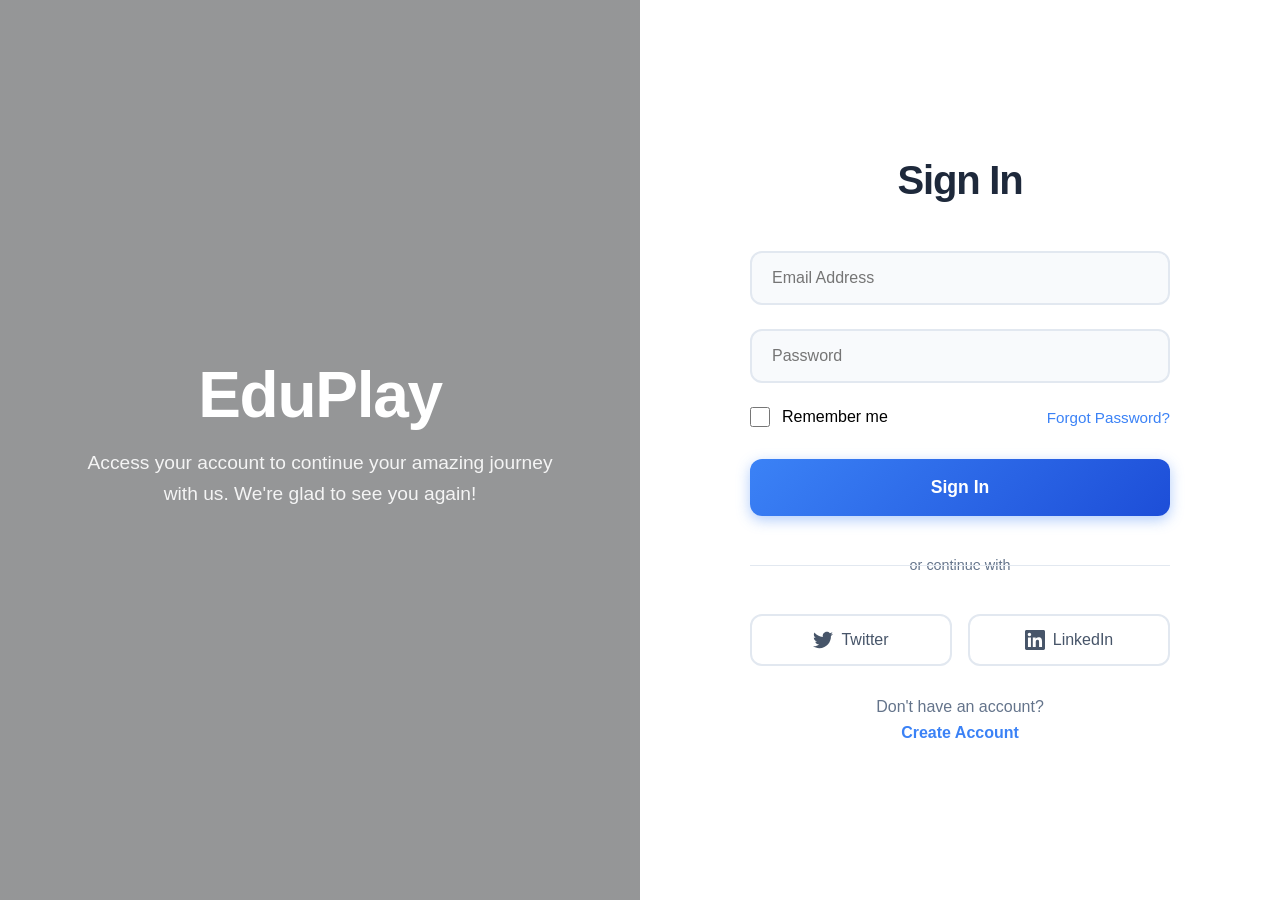
<file: loginEdu.html>
<!DOCTYPE html>
<html lang="en">
<head>
    <meta charset="UTF-8">
    <meta name="viewport" content="width=device-width, initial-scale=1.0">
    <title>Split Screen Login Page</title>
    <style>
        * {
            margin: 0;
            padding: 0;
            box-sizing: border-box;
        }

        body {
            font-family: 'Inter', -apple-system, BlinkMacSystemFont, sans-serif;
            min-height: 100vh;
            background: #f8fafc;
            overflow-x: hidden;
        }

        .login-container {
            display: flex;
            min-height: 100vh;
            width: 100%;
            position: relative;
            overflow: hidden;
        }

        /* Left Side - Image Section */
        .image-section {
            flex: 1;
            min-width: 50%;
            background: linear-gradient(rgba(0,0,0,0.4), rgba(0,0,0,0.4)), 
                        url('https://images.unsplash.com/photo-1557804506-669a67965ba0?ixlib=rb-4.0.3&auto=format&fit=crop&w=2070&q=80') center/cover no-repeat;
            position: relative;
            display: flex;
            align-items: center;
            justify-content: center;
        }

        .image-content {
            text-align: center;
            color: white;
            padding: 0 5rem;
            animation: slideInLeft 1s ease-out;
        }

        .image-content h1 {
            font-size: clamp(2.5rem, 5vw, 4rem);
            font-weight: 700;
            margin-bottom: 1rem;
            letter-spacing: -0.02em;
        }

        .image-content p {
            font-size: 1.2rem;
            opacity: 0.9;
            line-height: 1.6;
            margin-bottom: 2rem;
        }

        /* Right Side - Login Form */
        .form-section {
            flex: 1;
            min-width: 50%;
            background: white;
            display: flex;
            align-items: center;
            justify-content: center;
            padding: 3rem;
            position: relative;
            animation: slideInRight 1s ease-out;
        }

        .login-form {
            width: 100%;
            max-width: 420px;
        }

        .logo {
            text-align: center;
            margin-bottom: 3rem;
        }

        .logo h2 {
            color: #1e293b;
            font-size: 2.5rem;
            font-weight: 800;
            letter-spacing: -0.03em;
        }

        .form-group {
            position: relative;
            margin-bottom: 1.5rem;
        }

        .form-group input {
            width: 100%;
            padding: 1rem 1.25rem;
            border: 2px solid #e2e8f0;
            border-radius: 12px;
            font-size: 1rem;
            transition: all 0.3s ease;
            background: #f8fafc;
        }

        .form-group input:focus {
            outline: none;
            border-color: #3b82f6;
            background: white;
            box-shadow: 0 0 0 4px rgba(59, 130, 246, 0.1);
        }

        /* Remember Me & Forgot Password */
        .form-row {
            display: flex;
            justify-content: space-between;
            align-items: center;
            margin-bottom: 2rem;
        }

        .remember-me {
            display: flex;
            align-items: center;
            gap: 0.75rem;
            cursor: pointer;
        }

        .remember-me input[type="checkbox"] {
            width: 20px;
            height: 20px;
            accent-color: #3b82f6;
        }

        .remember-me label {
            font-size: 0.95rem;
            color: #64748b;
            cursor: pointer;
            user-select: none;
        }

        .forgot-password {
            color: #3b82f6;
            text-decoration: none;
            font-size: 0.95rem;
            font-weight: 500;
            transition: opacity 0.2s ease;
        }

        .forgot-password:hover {
            opacity: 0.8;
        }

        /* Login Button */
        .login-btn {
            width: 100%;
            padding: 1.125rem;
            background: linear-gradient(135deg, #3b82f6 0%, #1d4ed8 100%);
            color: white;
            border: none;
            border-radius: 12px;
            font-size: 1.1rem;
            font-weight: 600;
            cursor: pointer;
            transition: all 0.3s ease;
            box-shadow: 0 4px 14px 0 rgba(59, 130, 246, 0.4);
        }

        .login-btn:hover {
            transform: translateY(-2px);
            box-shadow: 0 8px 25px 0 rgba(59, 130, 246, 0.5);
        }

        .login-btn:active {
            transform: translateY(0);
        }

        /* Divider */
        .divider {
            text-align: center;
            margin: 2.5rem 0;
            position: relative;
        }

        .divider::before {
            content: '';
            position: absolute;
            top: 50%;
            left: 0;
            right: 0;
            height: 1px;
            background: #e2e8f0;
        }

        .divider span {
            background: white;
            padding: 0 2rem;
            color: #64748b;
            font-size: 0.9rem;
            font-weight: 500;
        }

        /* Social Login */
        .social-login {
            display: flex;
            gap: 1rem;
            justify-content: center;
        }

        .social-btn {
            flex: 1;
            padding: 0.875rem;
            border: 2px solid #e2e8f0;
            border-radius: 12px;
            background: white;
            cursor: pointer;
            transition: all 0.3s ease;
            display: flex;
            align-items: center;
            justify-content: center;
            gap: 0.5rem;
            font-weight: 500;
            color: #475569;
            text-decoration: none;
        }

        .social-btn:hover {
            border-color: #3b82f6;
            color: #3b82f6;
            transform: translateY(-1px);
        }

        /* Register Link */
        .register-link {
            text-align: center;
            margin-top: 2rem;
        }

        .register-link p {
            color: #64748b;
            margin-bottom: 0.5rem;
        }

        .register-btn {
            color: #3b82f6;
            text-decoration: none;
            font-weight: 600;
            font-size: 1rem;
        }

        .register-btn:hover {
            text-decoration: underline;
        }

        /* Animations */
        @keyframes slideInLeft {
            from {
                transform: translateX(-100%);
                opacity: 0;
            }
            to {
                transform: translateX(0);
                opacity: 1;
            }
        }

        @keyframes slideInRight {
            from {
                transform: translateX(100%);
                opacity: 0;
            }
            to {
                transform: translateX(0);
                opacity: 1;
            }
        }

        /* Mobile Responsive */
        @media (max-width: 768px) {
            .login-container {
                flex-direction: column;
            }

            .image-section,
            .form-section {
                min-width: 100%;
                min-height: 40vh;
            }

            .form-section {
                padding: 2rem 1.5rem;
            }

            .image-content {
                padding: 0 2rem;
            }
        }
    </style>
</head>
<body>
    <div class="login-container">
        <!-- Left Side - Image Section -->
        <div class="image-section">
            <div class="image-content">
                <h1>EduPlay</h1>
                <p>Access your account to continue your amazing journey with us. 
                   We're glad to see you again!</p>
            </div>
        </div>

        <!-- Right Side - Login Form -->
        <div class="form-section">
            <div class="login-form">
                <div class="logo">
                    <h2>Sign In</h2>
                </div>

                <form id="loginForm">
                    <div class="form-group">
                        <input type="email" placeholder="Email Address" required>
                    </div>
                    <div class="form-group">
                        <input type="password" placeholder="Password" required>
                    </div>

                    <div class="form-row">
                        <label class="remember-me">
                            <input type="checkbox" id="remember">
                            <span>Remember me</span>
                        </label>
                        <a href="#" class="forgot-password">Forgot Password?</a>
                    </div>

                    <button type="submit" class="login-btn">Sign In</button>

                    <div class="divider">
                        <span>or continue with</span>
                    </div>

                    <div class="social-login">
                        <a href="#" class="social-btn">
                            <svg width="20" height="20" viewBox="0 0 24 24" fill="currentColor">
                                <path d="M24 4.557c-.883.392-1.832.656-2.828.775 1.017-.609 1.798-1.574 2.165-2.724-.951.564-2.005.974-3.127 1.195-.897-.957-2.178-1.555-3.594-1.555-3.179 0-5.515 2.966-4.797 6.045-4.091-.205-7.719-2.165-10.148-5.144-1.29 2.213-.669 5.108 1.523 6.574-.806-.026-1.566-.247-2.229-.616-.054 2.281 1.581 4.415 3.949 4.89-.693.188-1.452.232-2.224.084.626 1.956 2.444 3.379 4.6 3.419-2.07 1.623-4.678 2.348-7.29 2.04 2.179 1.397 4.768 2.212 7.548 2.212 9.142 0 14.307-7.721 13.995-14.646.962-.695 1.797-1.562 2.457-2.549z"/>
                            </svg>
                            Twitter
                        </a>
                        <a href="#" class="social-btn">
                            <svg width="20" height="20" viewBox="0 0 24 24" fill="currentColor">
                                <path d="M20.447 20.452h-3.554v-5.569c0-1.328-.027-3.037-1.852-3.037-1.853 0-2.136 1.445-2.136 2.939v5.667H9.351V9h3.414v1.561h.046c.477-.9 1.637-1.85 3.37-1.85 3.601 0 4.267 2.37 4.267 5.455v6.286zM5.337 7.433c-1.144 0-2.063-.926-2.063-2.065 0-1.138.92-2.063 2.063-2.063 1.14 0 2.064.925 2.064 2.063 0 1.139-.925 2.065-2.064 2.065zm1.782 13.019H3.555V9h3.564v11.452zM22.225 0H1.771C.792 0 0 .774 0 1.729v20.542C0 23.227.792 24 1.771 24h20.451C23.2 24 24 23.227 24 22.271V1.729C24 .774 23.2 0 22.222 0h.003z"/>
                            </svg>
                            LinkedIn
                        </a>
                    </div>

                    <div class="register-link">
                        <p>Don't have an account?</p>
                        <a href="#" class="register-btn">Create Account</a>
                    </div>
                </form>
            </div>
        </div>
    </div>

    <script>
        // Form submission
        document.getElementById('loginForm').addEventListener('submit', function(e) {
            e.preventDefault();
            const formData = new FormData(this);
            const email = formData.get('email');
            const password = formData.get('password');
            const remember = document.getElementById('remember').checked;
            
            // Simulate login
            console.log('Email:', email);
            console.log('Password:', password);
            console.log('Remember me:', remember);
            
            alert('Login successful! 🎉\nEmail: ' + email);
        });

        // Remember me functionality
        const rememberCheckbox = document.getElementById('remember');
        rememberCheckbox.addEventListener('change', function() {
            if (this.checked) {
                localStorage.setItem('rememberMe', true);
            } else {
                localStorage.removeItem('rememberMe');
            }
        });

        // Check if remember me was previously checked
        if (localStorage.getItem('rememberMe')) {
            rememberCheckbox.checked = true;
        }
    </script>
</body>
</html>
</file>
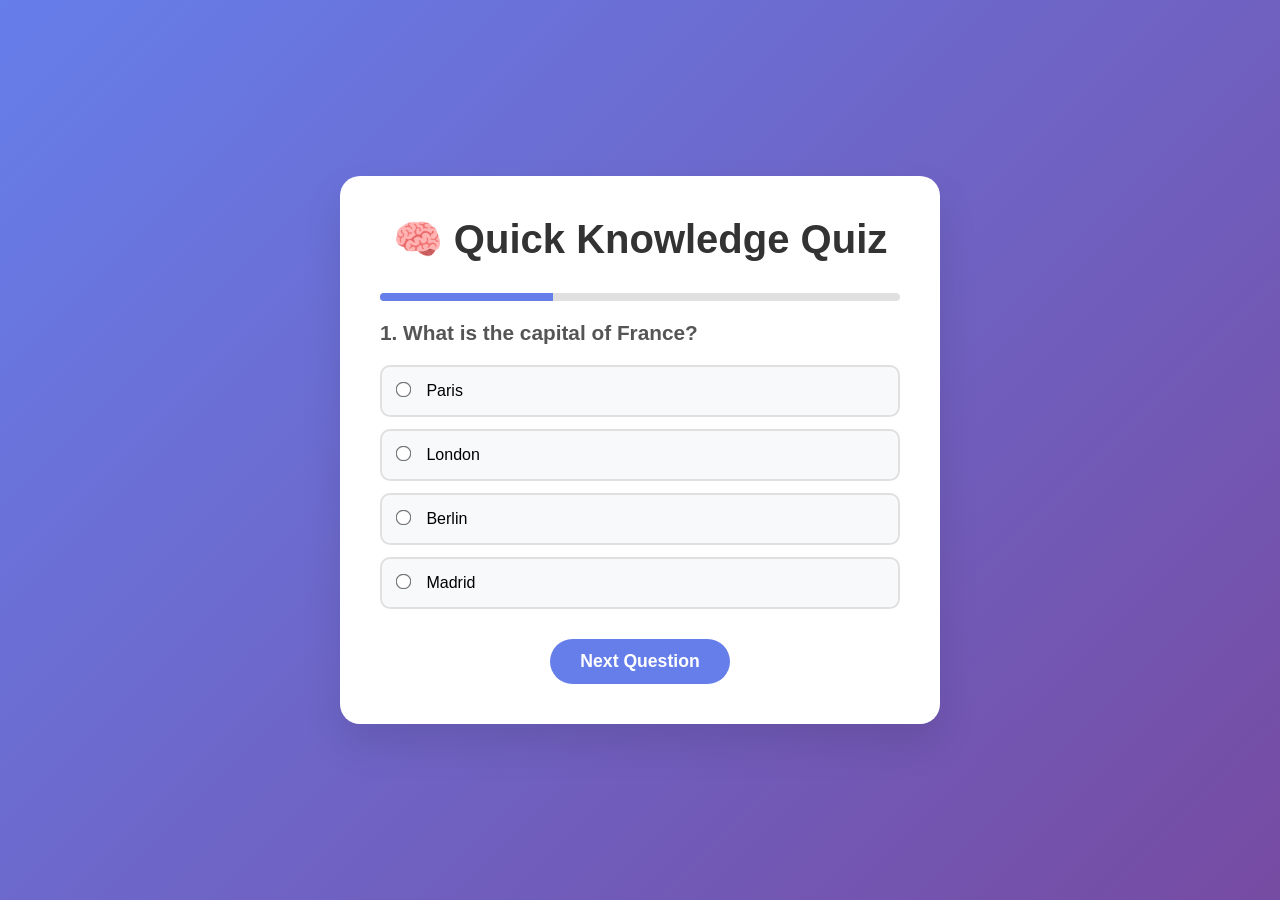
<file: quiz.html>
<!DOCTYPE html>
<html lang="en">
<head>
    <meta charset="UTF-8">
    <meta name="viewport" content="width=device-width, initial-scale=1.0">
    <title>Quiz - Test Your Knowledge</title>
    <style>
        * {
            margin: 0;
            padding: 0;
            box-sizing: border-box;
        }

        body {
            font-family: 'Arial', sans-serif;
            background: linear-gradient(135deg, #667eea 0%, #764ba2 100%);
            min-height: 100vh;
            display: flex;
            justify-content: center;
            align-items: center;
            padding: 20px;
        }

        .quiz-container {
            background: white;
            padding: 40px;
            border-radius: 20px;
            box-shadow: 0 20px 40px rgba(0,0,0,0.1);
            max-width: 600px;
            width: 100%;
        }

        h1 {
            text-align: center;
            color: #333;
            margin-bottom: 30px;
            font-size: 2.5em;
        }

        .question {
            margin-bottom: 30px;
        }

        .question h3 {
            color: #555;
            margin-bottom: 20px;
            font-size: 1.3em;
        }

        .options {
            display: flex;
            flex-direction: column;
            gap: 12px;
        }

        .option {
            padding: 15px;
            border: 2px solid #e0e0e0;
            border-radius: 10px;
            cursor: pointer;
            transition: all 0.3s ease;
            background: #f8f9fa;
        }

        .option:hover {
            border-color: #667eea;
            background: #f0f4ff;
        }

        .option input[type="radio"] {
            margin-right: 12px;
            transform: scale(1.2);
        }

        .option.selected {
            border-color: #667eea;
            background: #e8f0fe;
        }

        .controls {
            display: flex;
            gap: 15px;
            justify-content: center;
            margin-top: 30px;
        }

        button {
            padding: 12px 30px;
            border: none;
            border-radius: 25px;
            font-size: 1.1em;
            cursor: pointer;
            transition: all 0.3s ease;
            font-weight: bold;
        }

        .next-btn {
            background: #667eea;
            color: white;
        }

        .next-btn:hover {
            background: #5a67d8;
            transform: translateY(-2px);
        }

        .submit-btn {
            background: #48bb78;
            color: white;
            width: 100%;
            padding: 18px;
            font-size: 1.2em;
        }

        .submit-btn:hover {
            background: #38a169;
        }

        .result {
            text-align: center;
            padding: 30px;
            display: none;
        }

        .score {
            font-size: 3em;
            font-weight: bold;
            margin: 20px 0;
        }

        .perfect { color: #48bb78; }
        .good { color: #ed8936; }
        .needs-work { color: #f56565; }

        .restart-btn {
            background: #667eea;
            color: white;
            margin-top: 20px;
        }

        .progress {
            background: #e0e0e0;
            height: 8px;
            border-radius: 4px;
            margin-bottom: 20px;
            overflow: hidden;
        }

        .progress-bar {
            height: 100%;
            background: #667eea;
            width: 0%;
            transition: width 0.3s ease;
        }

        @media (max-width: 480px) {
            .quiz-container {
                padding: 20px;
            }
            
            h1 {
                font-size: 2em;
            }
        }
    </style>
</head>
<body>
    <div class="quiz-container">
        <h1>🧠 Quick Knowledge Quiz</h1>
        
        <div class="progress">
            <div class="progress-bar" id="progressBar"></div>
        </div>

        <form id="quizForm">
            <!-- Question 1 -->
            <div class="question" data-question="1">
                <h3>1. What is the capital of France?</h3>
                <div class="options">
                    <label class="option">
                        <input type="radio" name="q1" value="a"> Paris
                    </label>
                    <label class="option">
                        <input type="radio" name="q1" value="b"> London
                    </label>
                    <label class="option">
                        <input type="radio" name="q1" value="c"> Berlin
                    </label>
                    <label class="option">
                        <input type="radio" name="q1" value="d"> Madrid
                    </label>
                </div>
            </div>

            <!-- Question 2 -->
            <div class="question" data-question="2">
                <h3>2. Which planet is known as the Red Planet?</h3>
                <div class="options">
                    <label class="option">
                        <input type="radio" name="q2" value="a"> Venus
                    </label>
                    <label class="option">
                        <input type="radio" name="q2" value="b"> Mars
                    </label>
                    <label class="option">
                        <input type="radio" name="q2" value="c"> Jupiter
                    </label>
                    <label class="option">
                        <input type="radio" name="q2" value="d"> Saturn
                    </label>
                </div>
            </div>

            <!-- Question 3 -->
            <div class="question" data-question="3">
                <h3>3. What is 15 × 4?</h3>
                <div class="options">
                    <label class="option">
                        <input type="radio" name="q3" value="a"> 45
                    </label>
                    <label class="option">
                        <input type="radio" name="q3" value="b"> 60
                    </label>
                    <label class="option">
                        <input type="radio" name="q3" value="c"> 75
                    </label>
                    <label class="option">
                        <input type="radio" name="q3" value="d"> 90
                    </label>
                </div>
            </div>

            <div class="controls">
                <button type="button" class="next-btn" id="nextBtn" style="display: none;">Next Question</button>
                <button type="submit" class="submit-btn" id="submitBtn" style="display: none;">Get Results</button>
            </div>
        </form>

        <div class="result" id="result">
            <h2 id="resultTitle">Your Results</h2>
            <div class="score" id="score">0/3</div>
            <p id="resultMessage"></p>
            <button class="restart-btn" onclick="restartQuiz()">Take Quiz Again</button>
        </div>
    </div>

    <script>
        const quizForm = document.getElementById('quizForm');
        const nextBtn = document.getElementById('nextBtn');
        const submitBtn = document.getElementById('submitBtn');
        const result = document.getElementById('result');
        const progressBar = document.getElementById('progressBar');
        let currentQuestion = 1;
        const totalQuestions = 3;

        // Correct answers
        const correctAnswers = {
            q1: 'a',
            q2: 'b',
            q3: 'b'
        };

        // Show first question
        showQuestion(1);

        nextBtn.addEventListener('click', () => {
            currentQuestion++;
            if (currentQuestion <= totalQuestions) {
                showQuestion(currentQuestion);
            }
        });

        function showQuestion(questionNum) {
            // Hide all questions
            document.querySelectorAll('.question').forEach(q => {
                q.style.display = 'none';
            });

            // Show current question
            document.querySelector(`[data-question="${questionNum}"]`).style.display = 'block';
            
            // Update buttons
            nextBtn.style.display = questionNum < totalQuestions ? 'inline-block' : 'none';
            submitBtn.style.display = questionNum === totalQuestions ? 'block' : 'none';

            // Update progress
            const progress = (questionNum / totalQuestions) * 100;
            progressBar.style.width = progress + '%';
        }

        // Option selection styling
        document.querySelectorAll('.option').forEach(option => {
            option.addEventListener('click', function() {
                this.parentElement.querySelectorAll('.option').forEach(opt => {
                    opt.classList.remove('selected');
                });
                this.classList.add('selected');
            });
        });

        quizForm.addEventListener('submit', (e) => {
            e.preventDefault();
            
            let score = 0;
            const formData = new FormData(quizForm);
            
            for (let i = 1; i <= totalQuestions; i++) {
                const answer = formData.get(`q${i}`);
                if (answer === correctAnswers[`q${i}`]) {
                    score++;
                }
            }

            showResults(score);
        });

        function showResults(score) {
            quizForm.style.display = 'none';
            result.style.display = 'block';

            const scoreEl = document.getElementById('score');
            const resultMessage = document.getElementById('resultMessage');
            const resultTitle = document.getElementById('resultTitle');

            scoreEl.textContent = `${score}/${totalQuestions}`;

            if (score === 3) {
                scoreEl.className = 'score perfect';
                resultMessage.textContent = '🎉 Perfect! You got everything right!';
                resultTitle.textContent = 'Outstanding!';
            } else if (score >= 2) {
                scoreEl.className = 'score good';
                resultMessage.textContent = 'Great job! Almost perfect!';
                resultTitle.textContent = 'Well Done!';
            } else {
                scoreEl.className = 'score needs-work';
                resultMessage.textContent = 'Keep studying! You can do better next time!';
                resultTitle.textContent = 'Try Again!';
            }
        }

        function restartQuiz() {
            currentQuestion = 1;
            quizForm.reset();
            quizForm.style.display = 'block';
            result.style.display = 'none';
            document.querySelectorAll('.option').forEach(opt => {
                opt.classList.remove('selected');
            });
            showQuestion(1);
        }
    </script>
</body>
</html>
</file>
